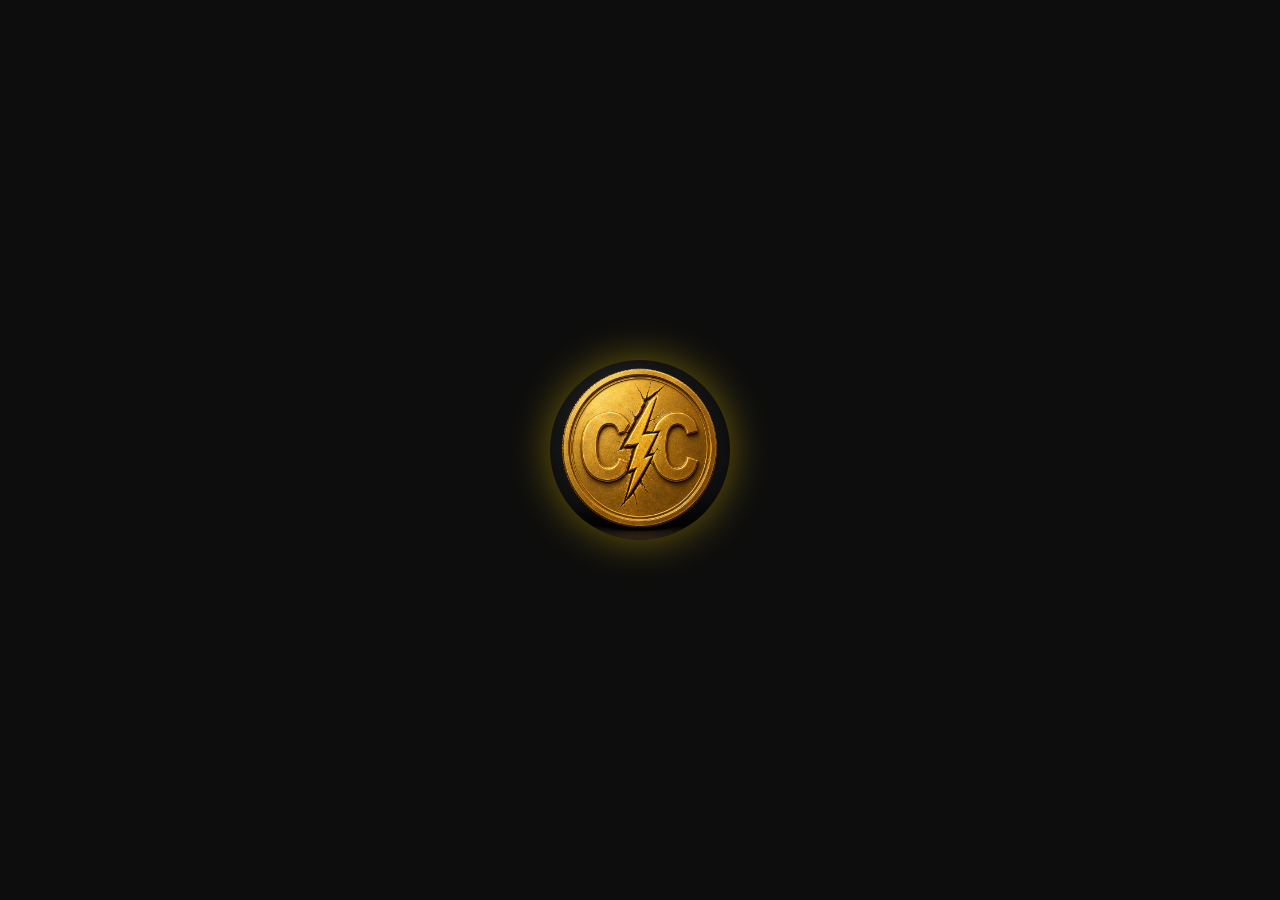
<file: index.html>
<!DOCTYPE html>
<html lang="en">
<head>
<meta charset="UTF-8">
<meta name="viewport" content="width=device-width, initial-scale=1.0">
<title>CC Splash Screen</title>

<style>
*{
    margin:0;
    padding:0;
    box-sizing:border-box;
}

body{
    display:flex;
    justify-content:center;
    align-items:center;
    height:100vh;
    background:#0d0d0d;
    overflow:hidden;
    font-family:Arial, sans-serif;
}

.splash{
    display:flex;
    justify-content:center;
    align-items:center;
    animation:fadeIn 1.2s ease;
}

.logo{
    width:180px;
    height:180px;
    border-radius:50%;
    animation:pulse 2s infinite ease-in-out;
    filter:drop-shadow(0 0 20px rgba(255,215,0,.4));
}

@keyframes fadeIn{
    from{
        opacity:0;
        transform:scale(.8);
    }
    to{
        opacity:1;
        transform:scale(1);
    }
}

@keyframes pulse{
    0%{
        transform:scale(1);
    }
    50%{
        transform:scale(1.06);
    }
    100%{
        transform:scale(1);
    }
}
</style>

</head>
<body>

<div class="splash" id="splash">
    <img src="cc.png" alt="CC Coin" class="logo">
</div>

<div id="offline" style="display:none;text-align:center;">
    <div style="font-size:120px;font-weight:bold;color:red;">!</div>
    <div style="font-size:36px;font-weight:bold;color:white;">
        Internet Error
    </div>
</div>

<script>
if (navigator.onLine) {

    setTimeout(() => {
        window.location.href = "cryptocrackerhome.html";
    }, 3000);

} else {

    document.getElementById("splash").style.display = "none";
    document.getElementById("offline").style.display = "block";

}

// Detect if connection is restored
window.addEventListener("online", () => {
    location.reload();
});
</script>

</body>
</html>
</file>
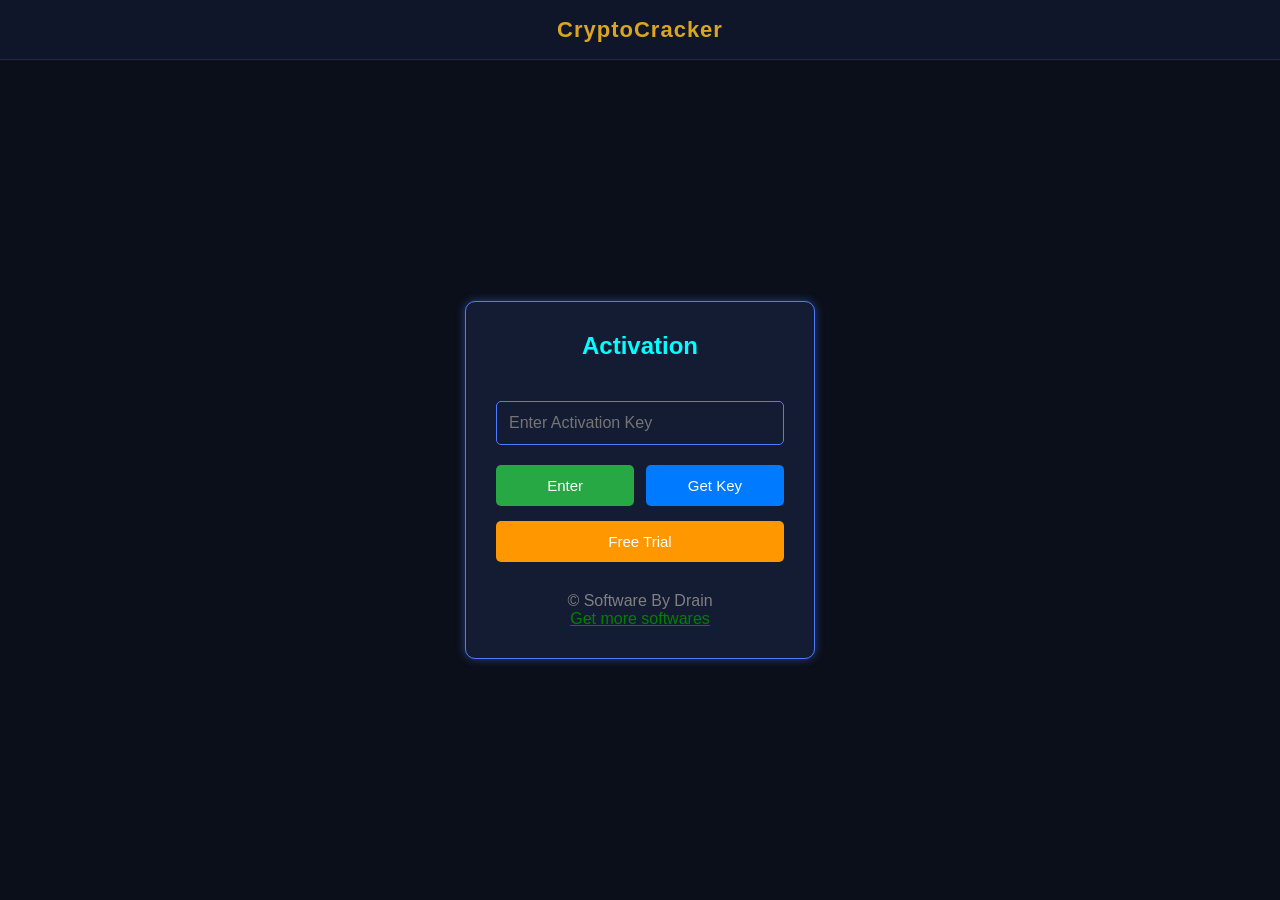
<file: cryptocrackerhome.html>
<!DOCTYPE html>
<html lang="en">
<head>
<meta charset="UTF-8">
<meta name="viewport" content="width=device-width, initial-scale=1.0">
<title>Home</title>

<style>
*{
    margin:0;
    padding:0;
    box-sizing:border-box;
    font-family:Arial, Helvetica, sans-serif;
}

body{
    background:#0b0f1a;
    display:flex;
    flex-direction:column;
    min-height:100vh;
}

/* Header */
.header{
    display:flex;
    align-items:center;
    justify-content:center;
    height:60px;
    background:#0f1629;
    border-bottom:1px solid #1e2a4a;
}

.title{
    font-size:22px;
    font-weight:bold;
    letter-spacing:1px;
    color:goldenrod;
}

/* Main */
.container{
    flex:1;
    display:flex;
    justify-content:center;
    align-items:center;
}

.card{
    background:#141c33;
    width:350px;
    padding:30px;
    border-radius:10px;
    box-shadow:0 0 10px rgba(79,124,255,.45);
    text-align:center;
    border:1px solid #4f7cff;
}

h2{
    margin-bottom:15px;
    color: aqua;
}

.error{
    color:#ff3b3b;
    font-size:13px;
    text-align:left;
    margin-bottom:8px;
    min-height:18px;
}

input{
    width:100%;
    padding:12px;
    border:1px solid #4f7cff;
    border-radius:5px;
    font-size:16px;
    margin-bottom:20px;
    transition:.2s;
    outline:none;
    color:#00e0ff;
    background:#141c33;
}

input.error-border{
    border:2px solid red;
}

.buttons{
    display:flex;
    justify-content:space-between;
}

button{
    width:48%;
    padding:12px;
    border:none;
    border-radius:5px;
    color:white;
    cursor:pointer;
    font-size:15px;
    transition:.2s;
}

button:hover{
    opacity:.9;
}

.enter{
    background:#28a745;
}

.getkey{
    background:#007bff;
}

.trial{
    width:100%;
    margin-top:15px;
    background:#ff9800;
}

.footer{
    color:gray;
    text-align:center;
    margin-top: 30px;
}

.link {
            color: green;
            margin-top: 40px;
        }

/* Popup */

.popup{
    position:fixed;
    top:0;
    left:0;
    width:100%;
    height:100%;
    background:rgba(0,0,0,.6);
    display:none;
    justify-content:center;
    align-items:center;
}

.popup-content{
    background:#141c33;
    width:320px;
    border-radius:10px;
    padding:25px;
    text-align:center;
    animation:popup .25s ease;
    border:1px solid #4f7cff;
    box-shadow:0 0 35px rgba(79,124,255,.45);
}

.popup-content h3{
    margin-bottom:15px;
    color:#00e0ff;
}

.popup-content p{
    margin-bottom:20px;
    color:#d8e2ff;
    line-height:1.5;
}

.popup-content button{
    width:100%;
    background:linear-gradient(135deg,#4f7cff,#7f5bff);
}

@keyframes popup{
    from{
        transform:scale(.8);
        opacity:0;
    }
    to{
        transform:scale(1);
        opacity:1;
    }
}
</style>
</head>

<body>

<!-- Header -->

<div class="header">
    <div class="title">CryptoCracker</div>
</div>

<!-- Main -->

<div class="container">

    <div class="card">

        <h2>Activation</h2>

        <p id="error" class="error"></p>

        <input
    type="text"
    id="activationKey"
    placeholder="Enter Activation Key"
    oninput="clearError()"
    onkeypress="if(event.key==='Enter'){checkKey();}"
>

        <div class="buttons">

            <button class="enter" onclick="checkKey()">
                Enter
            </button>

            <button class="getkey" onclick="getKey()">
                Get Key
            </button>

        </div>

        <button class="trial" onclick="showPopup()">
            Free Trial
        </button>

     <div class="footer">
    <div>&copy; Software By Drain</div>
<a href="moresoftware.html" class="link" > Get more softwares</a>
  </div>   

    </div>

</div>

<!-- Popup -->

<div class="popup" id="popup">

    <div class="popup-content">

        <h3>Free Trial</h3>

        <p>
            You are using Free Trial.<br><br>
            Your trial will be active for <b>30 minutes</b>.
        </p>

        <button onclick="startTrial()">
            OK
        </button>

    </div>

</div>

<script>

function checkKey(){

    const input = document.getElementById("activationKey");
    const error = document.getElementById("error");
    const key = input.value.trim();

    if(key === "k01_0672Id" || key === "k02_0672Id"){

        // Save key
        localStorage.setItem("activationKey", key);

        // Go to dashboard
        window.location.href = "cryptocracker_unlimited.html";

    }else{

        error.innerHTML = "Invalid activation key.";
        input.classList.add("error-border");

    }

}

window.onload = function(){

    const savedKey = localStorage.getItem("activationKey");

    if(savedKey){

        document.getElementById("activationKey").value = savedKey;

    }

}

function clearError(){

    document.getElementById("error").innerHTML="";
    document.getElementById("activationKey").classList.remove("error-border");

}

function getKey(){

    window.location.href="payment/getactivationkey.html";

}

function showPopup(){

    document.getElementById("popup").style.display="flex";

}

function startTrial(){

    window.location.href="cryptocrackermain.html";

}

// Close popup if user clicks outside it

window.onclick=function(event){

    const popup=document.getElementById("popup");

    if(event.target==popup){

        popup.style.display="none";

    }

}

</script>

</body>
</html>
</file>
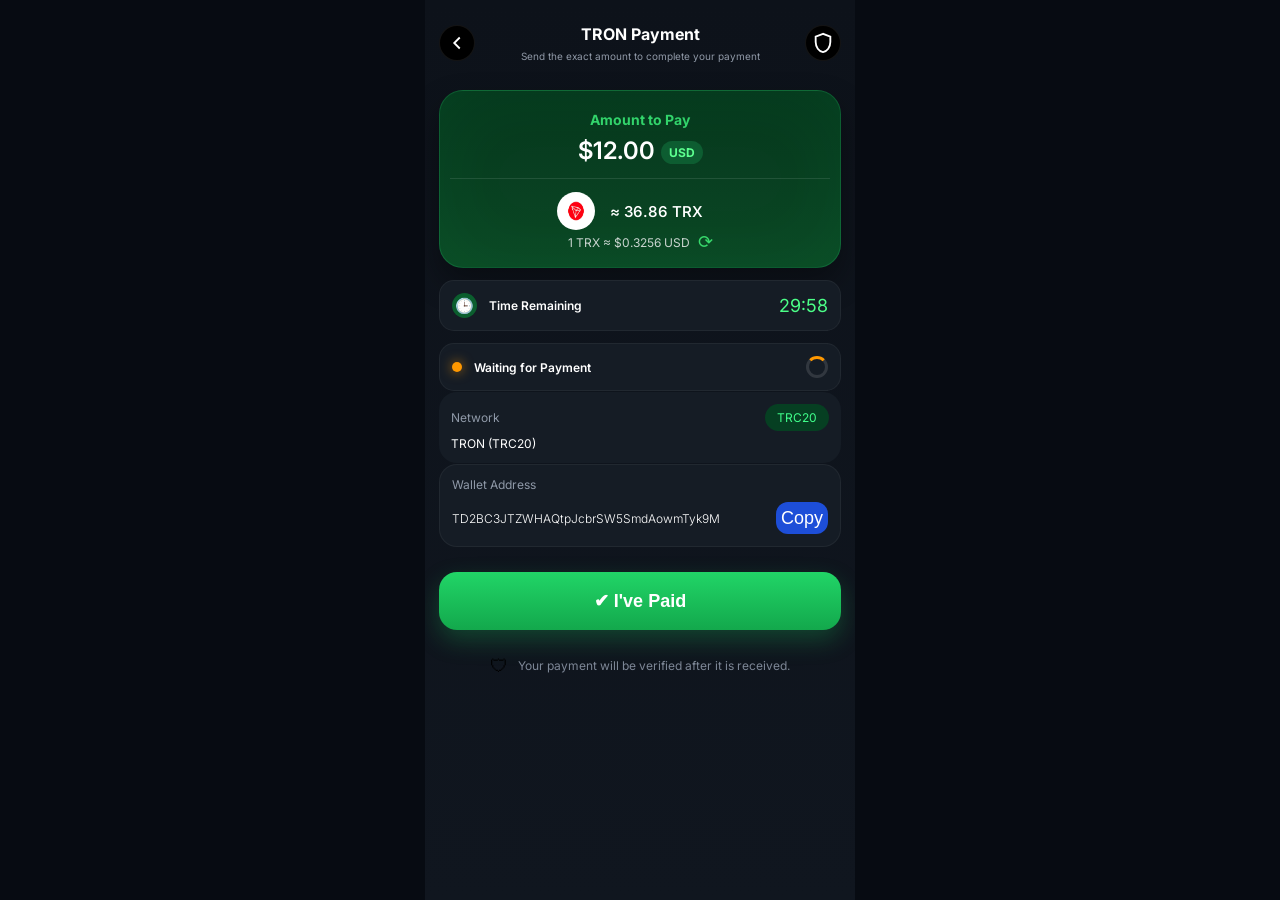
<file: payment/trxpay.html>
<!DOCTYPE html>
<html lang="en">
<head>
    <meta charset="UTF-8">
    <meta name="viewport"
          content="width=device-width, initial-scale=1.0, maximum-scale=1.0, user-scalable=no">

    <title>TRON Payment</title>

    <link rel="preconnect" href="https://fonts.googleapis.com">
    <link rel="preconnect" href="https://fonts.gstatic.com" crossorigin>

    <link href="https://fonts.googleapis.com/css2?family=Inter:wght@300;400;500;600;700;800&display=swap" rel="stylesheet">

    <link rel="stylesheet" href="pay.css">
</head>

<body>

<div class="app">

    <!-- Header -->

    <div class="header">

        <a class="circle-btn" >

            <svg viewBox="0 0 24 24">
                <path d="M15 18L9 12L15 6"/>
            </svg>

        </a>

        <div class="title">

            <h1>TRON Payment</h1>

            <p>Send the exact amount to complete your payment</p>

        </div>

        <button class="circle-btn">

            <svg viewBox="0 0 24 24">
                <path d="M12 2L4 5V11C4 16.5 7.5 21.2 12 22C16.5 21.2 20 16.5 20 11V5L12 2Z"/>
            </svg>

        </button>

    </div>



    <!-- Amount Card -->

    <div class="amount-card">

        <h3>Amount to Pay</h3>

        <div class="usd-row">

            <h2 id="usdAmount">$100.00</h2>

            <span class="usd-pill">

                USD

            </span>

        </div>

        <div class="divider"></div>

        <div class="trx-row">

            <img class="tron-icon"
                 src="trx.png">

            <h4 id="trxAmount">

                ≈370.37 TRX

            </h4>

        </div>

        <div class="rate">

            <span id="trxRate">

                1 TRX ≈ $0.3256 USD

            </span>

            <button id="refreshRate">

                ⟳

            </button>

        </div>

    </div>



    <!-- Time Card -->

    <div class="info-card">

        <div class="left">

            <div class="green-icon">

                🕒

            </div>

            <span>

                Time Remaining

            </span>

        </div>

        <strong id="timer">

            30:00

        </strong>

    </div>



    <!-- Status Card -->

    <div class="info-card">

        <div class="left">

            <div class="orange-dot"></div>

            <span>

                Waiting for Payment

            </span>

        </div>

        <div class="spinner"></div>

    </div>



    <!-- QR Card -->



    <!-- Network -->

    <div class="network-card">

        <div class="network-top">

            <span>

                Network

            </span>

            <div class="badge">

                TRC20

            </div>

        </div>

        <h4>

            TRON (TRC20)

        </h4>

    </div>



    <!-- Wallet -->

    <div class="wallet-card">

        <span>

            Wallet Address

        </span>

        <div class="wallet-row">

            <div id="wallet">

                TXXXXXXXXXXXXXXXXXXXXXXXXXXXX

            </div>

            <button id="copyBtn">

                Copy

            </button>

        </div>

    </div>



    <!-- Button -->

    <button id="paidBtn">

        ✔ I've Paid

    </button>



    <div class="footer">

        <span>

            🛡

        </span>

        <p>

            Your payment will be verified after it is received.

        </p>

    </div>

</div>

<script src="pay.js"></script>

</body>
</html>
</file>
<file: payment/pay.css>
/* ===========================
   RESET
=========================== */

*{
    margin:0;
    padding:0;
    box-sizing:border-box;
}

html,body{
    width:100%;
    height:100%;
    overflow:hidden;
    font-family:'Inter',sans-serif;
    background:#070b12;
}

/* ===========================
   PHONE LAYOUT
=========================== */

body{
    display:flex;
    justify-content:center;
    align-items:center;
}

.app{
    background:linear-gradient(180deg,#0d121a 0%,#10161f 100%);
    width:100%;
    max-width:430px;
    height:100dvh;
    padding:14px;
    display:flex;
    flex-direction:column;
    gap:10px;
    overflow:hidden;
}

/* ===========================
   HEADER
=========================== */

.header{

    display:flex;
    justify-content:space-between;
    align-items:center;

    margin-top:10px;
    margin-bottom:18px;

}

.title{

    text-align:center;
    flex:1;

}

.title h1{

    font-size:16px;
    font-weight:700;
    color:#ffffff;

}

.title p{

    margin-top:6px;

    color:#9099a7;

    font-size:10px;

}

.circle-btn{

    width:36px;
    height:36px;

    border-radius:50%;

    background:black;

    border:1px solid rgba(255,255,255,.08);

    display:flex;
    justify-content:center;
    align-items:center;
    cursor:pointer;

}

.circle-btn svg{

    width:22px;
    height:22px;

    stroke:white;
    stroke-width:2;

    fill:none;

}

/* ===========================
   GREEN CARD
=========================== */

.amount-card{

    background:linear-gradient(
        180deg,
        #06371d 0%,
        #0b4825 100%
    );

    border-radius:24px;

    border:1px solid rgba(41,255,133,.18);

    padding:10px;

    box-shadow:
    inset 0 0 80px rgba(0,255,100,.05),
    0 15px 30px rgba(0,0,0,.35);

}

.amount-card h3{

    color:#32d46b;

    text-align:center;

    font-size:14px;

    margin-bottom:8px;
    margin-top: 10px;

}

/* ===========================
   USD ROW
=========================== */

.usd-row{

    display:flex;

    justify-content:center;

    align-items:center;

    gap:6px;

}

.usd-row h2{

    font-size:24px;

    font-weight:600;

    color:white;

}

.usd-pill{

    padding:4px 8px;

    border-radius:12px;

    background:#0d5d31;

    color:#5cff8f;

    font-size:12px;

    font-weight:700;
    margin-top: 4px;

}

/* ===========================
   DIVIDER
=========================== */

.divider{

    width:100%;

    height:1px;

    background:rgba(255,255,255,.10);

    margin:13px 0;

}

/* ===========================
   TRX ROW
=========================== */

.trx-row{

    display:flex;

    justify-content:center;

    align-items:center;

    gap:15px;
    margin-right: 20px; 

}

.tron-icon{

    width:38px;

    height:38px;

    border-radius:50%;

    background:white;

    padding:6px;

}

.trx-row h4{

    font-size:15px;

    font-weight:550;

    color:white;

}

/* ===========================
   RATE
=========================== */

.rate{

    margin-top:1px;

    display:flex;

    justify-content:center;

    align-items:center;

    gap:8px;
    margin-bottom: 4px;

}

.rate span{

    color:#c9d4cf;

    font-size:12px;

}

#refreshRate{

    border:none;

    background:none;

    color:#38d96c;

    font-size:18px;

    cursor:pointer;

}

/* ===========================
   INFO CARDS
=========================== */

.info-card{

    margin-top:2px;

    background:#151c25;

    border:1px solid rgba(255,255,255,.05);

    border-radius:15px;

    padding:12px;

    display:flex;

    justify-content:space-between;

    align-items:center;

}

.left{

    display:flex;

    align-items:center;

    gap:12px;

}

.left span{

    color:white;

    font-size:12px;

    font-weight:600;

}

.green-icon{

    width:25px;

    height:25px;

    border-radius:14px;

    background:#0b5e2e;

    color:#45ff87;

    display:flex;

    justify-content:center;

    align-items:center;

    font-size:15px;

}

#timer{

    font-size:18px;

    font-weight:400;

    color:#4cff88;

}

/* ===========================
   WAITING ANIMATION
=========================== */

.orange-dot{

    width:10px;

    height:10px;

    border-radius:50%;

    background:#ff9800;

    box-shadow:0 0 12px rgba(255,152,0,.7);

}

.spinner{

    width:22px;

    height:22px;

    border-radius:50%;

    border:3px solid rgba(255,255,255,.12);

    border-top:3px solid #ff9800;

    animation:spin .8s linear infinite;

}

@keyframes spin{

    to{

        transform:rotate(360deg);

    }

}

/* ===========================
   QR CARD
=========================== */

.qr-card{

    margin-top:2px;

    background:#151c25;

    border-radius:20px;

    padding:20px;

    display:flex;

    flex-direction:column;

    align-items:center;

}

.qr-box{

    position:relative;

    width:120px;

    height:120px;

    background:white;

    border-radius:20px;

    padding:15px;

}

.qr-box img:first-child{

    width:100%;

    height:100%;

}

.qr-logo{

    position:absolute;

    width:46px;

    height:46px;

    left:50%;

    top:50%;

    transform:translate(-50%,-50%);

    background:white;

    border-radius:50%;

    padding:6px;

    box-shadow:0 0 15px rgba(0,0,0,.15);

}

.qr-card p{

    margin-top:12px;

    color:#9ea6b2;

    font-size:12px;

}

/* ===========================
   NETWORK CARD
=========================== */

.network-card{

    margin-top:-9px;

    background:#151c25;

    border-radius:18px;

    padding:12px;

}

.network-top{

    display:flex;

    justify-content:space-between;

    align-items:center;

    margin-bottom:5px;

}

.network-top span{

    color:#8f99a8;

    font-size:12px;

}

.badge{

    background:#063f22;

    color:#40ff8b;

    padding:6px 12px;

    border-radius:99px;

    font-size:12px;

    font-weight:400;

}

.network-card h4{

    color:white;

    font-size:12px;

    font-weight:400;

}

/* ===========================
   WALLET CARD
=========================== */

.wallet-card{
    margin-top:-9px;
    background:#151c25;
    border:1px solid rgba(255,255,255,.05);
    border-radius:18px;
    padding:12px;
}

.wallet-card span{
    display:block;
    color:#8f99a8;
    font-size:12px;
    margin-bottom:10px;
}

.wallet-row{
    display:flex;
    align-items:center;
    gap:12px;
}

#wallet{
    flex:1;
    color:#ffffff;
    font-size:12px;
    font-weight:300;
    white-space:nowrap;
    overflow:hidden;
    text-overflow:ellipsis;
}

#copyBtn{
    width:52px;
    height:32px;
    border:none;
    outline:none;
    border-radius:12px;
    background:#1d4ed8;
    color:#fff;
    font-size:18px;
    cursor:pointer;
    transition:.2s;
}

#copyBtn:hover{
    background:#2563eb;
}

#copyBtn:active{
    transform:scale(.95);
}

/* ===========================
   PAY BUTTON
=========================== */

#paidBtn{

    margin-top:15px;

    width:100%;
    height:58px;

    border:none;
    outline:none;

    border-radius:18px;

    background:linear-gradient(
        180deg,
        #21d567,
        #13a84c
    );

    color:white;

    font-size:18px;
    font-weight:700;

    cursor:pointer;

    transition:.2s;

    box-shadow:
    0 10px 25px rgba(25,180,90,.30);

}

#paidBtn:hover{
    transform:translateY(-2px);
}

#paidBtn:active{
    transform:scale(.98);
}

/* ===========================
   FOOTER
=========================== */

.footer{

    margin-top:30px auto;

    display:flex;
    align-items:center;
    justify-content:center;
    gap:10px;

    padding:15px 0;

}

.footer span{

    font-size:18px;

}

.footer p{

    color:#7d8796;

    font-size:12px;

    line-height:18px;

    text-align:center;

}

/* ===========================
   ANDROID RESPONSIVE
=========================== */

@media(max-height:760px){

    .app{
        padding:14px;
    }

    .amount-card{
        padding:1px;
    }

    .usd-row h2{
        font-size:30px;
    }

    .trx-row h4{
        font-size:18px;
    }

    .tron-icon{
        width:34px;
        height:34px;
    }

    .qr-box{
        width:170px;
        height:170px;
    }

    .info-card{
        padding:14px;
    }

    #paidBtn{
        height:52px;
    }

}

@media(max-width:390px){

    .usd-row h2{
        font-size:44px;
    }

    .trx-row h4{
        font-size:20px;
    }

    .title h1{
        font-size:22px;
    }

    .title p{
        font-size:12px;
    }

}

/* ===========================
   NICE SCROLLBAR (desktop only)
=========================== */

::-webkit-scrollbar{
    width:0;
}
</file>
